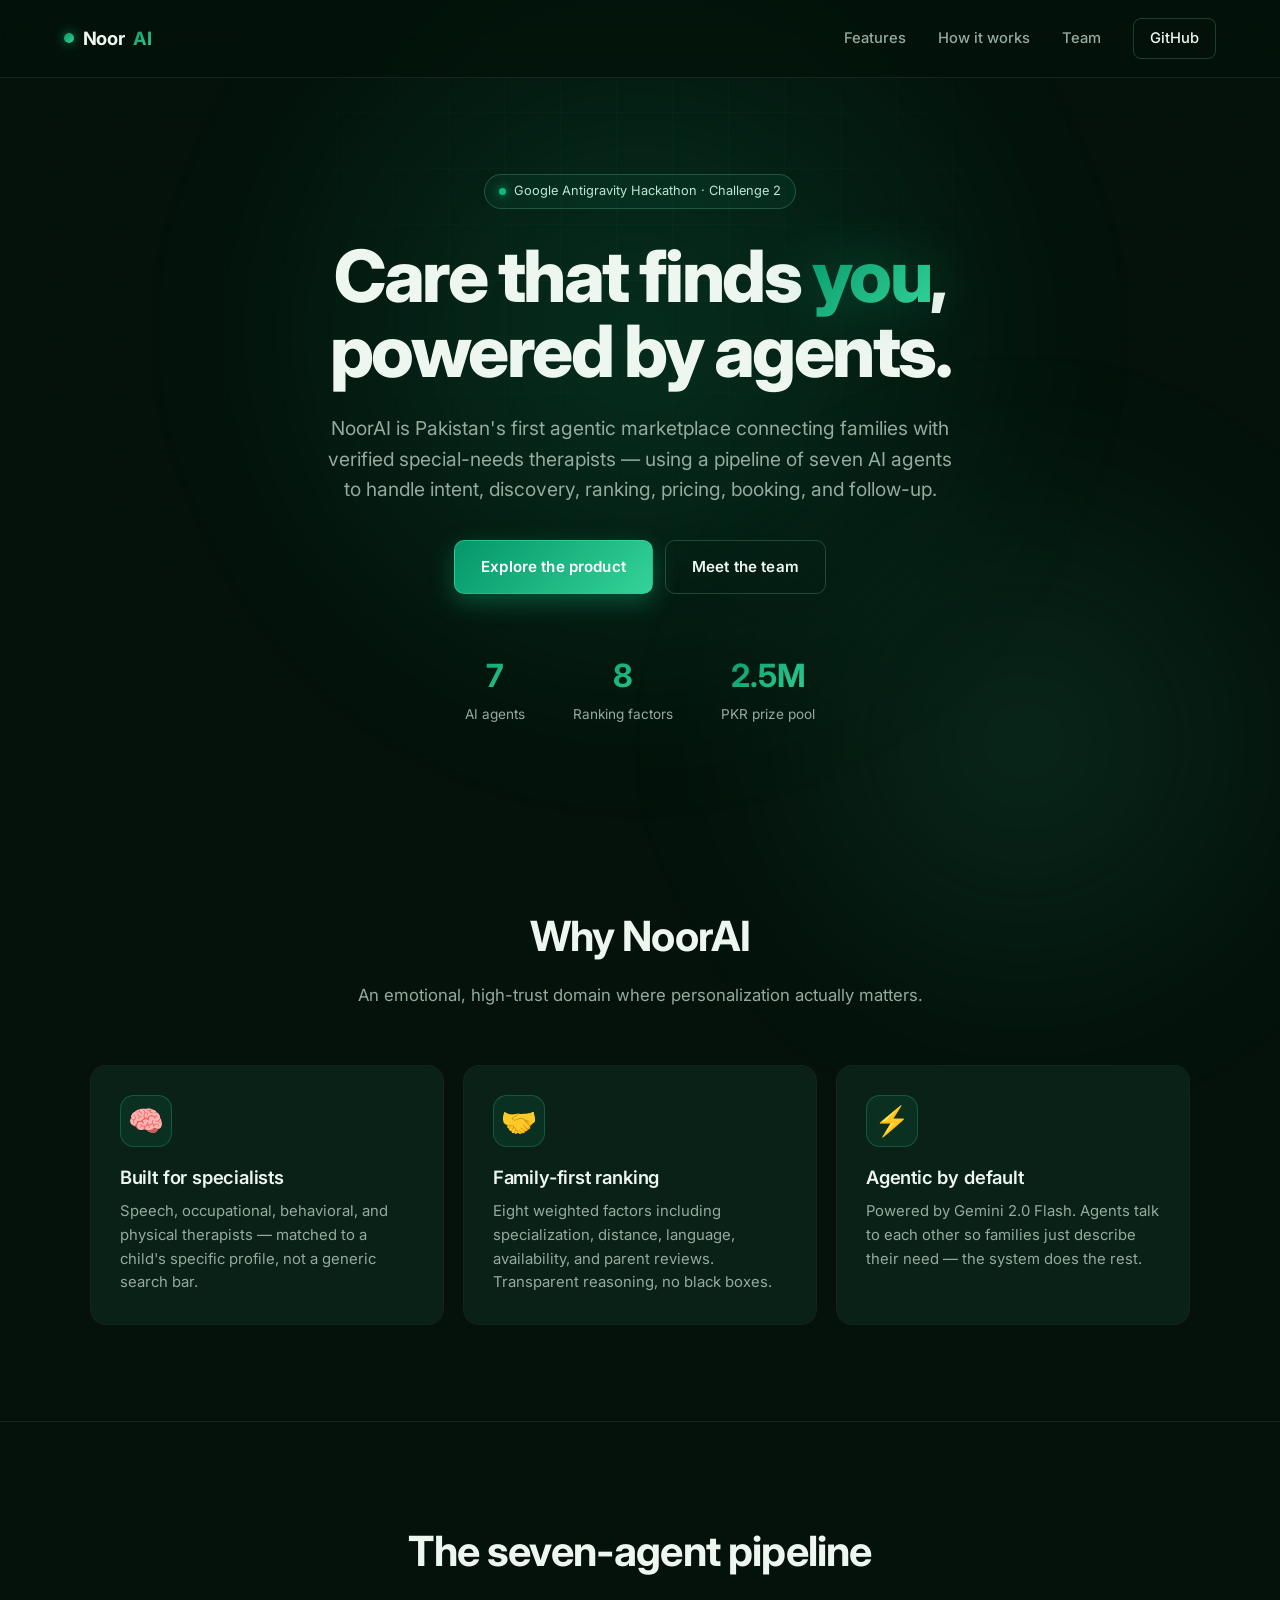
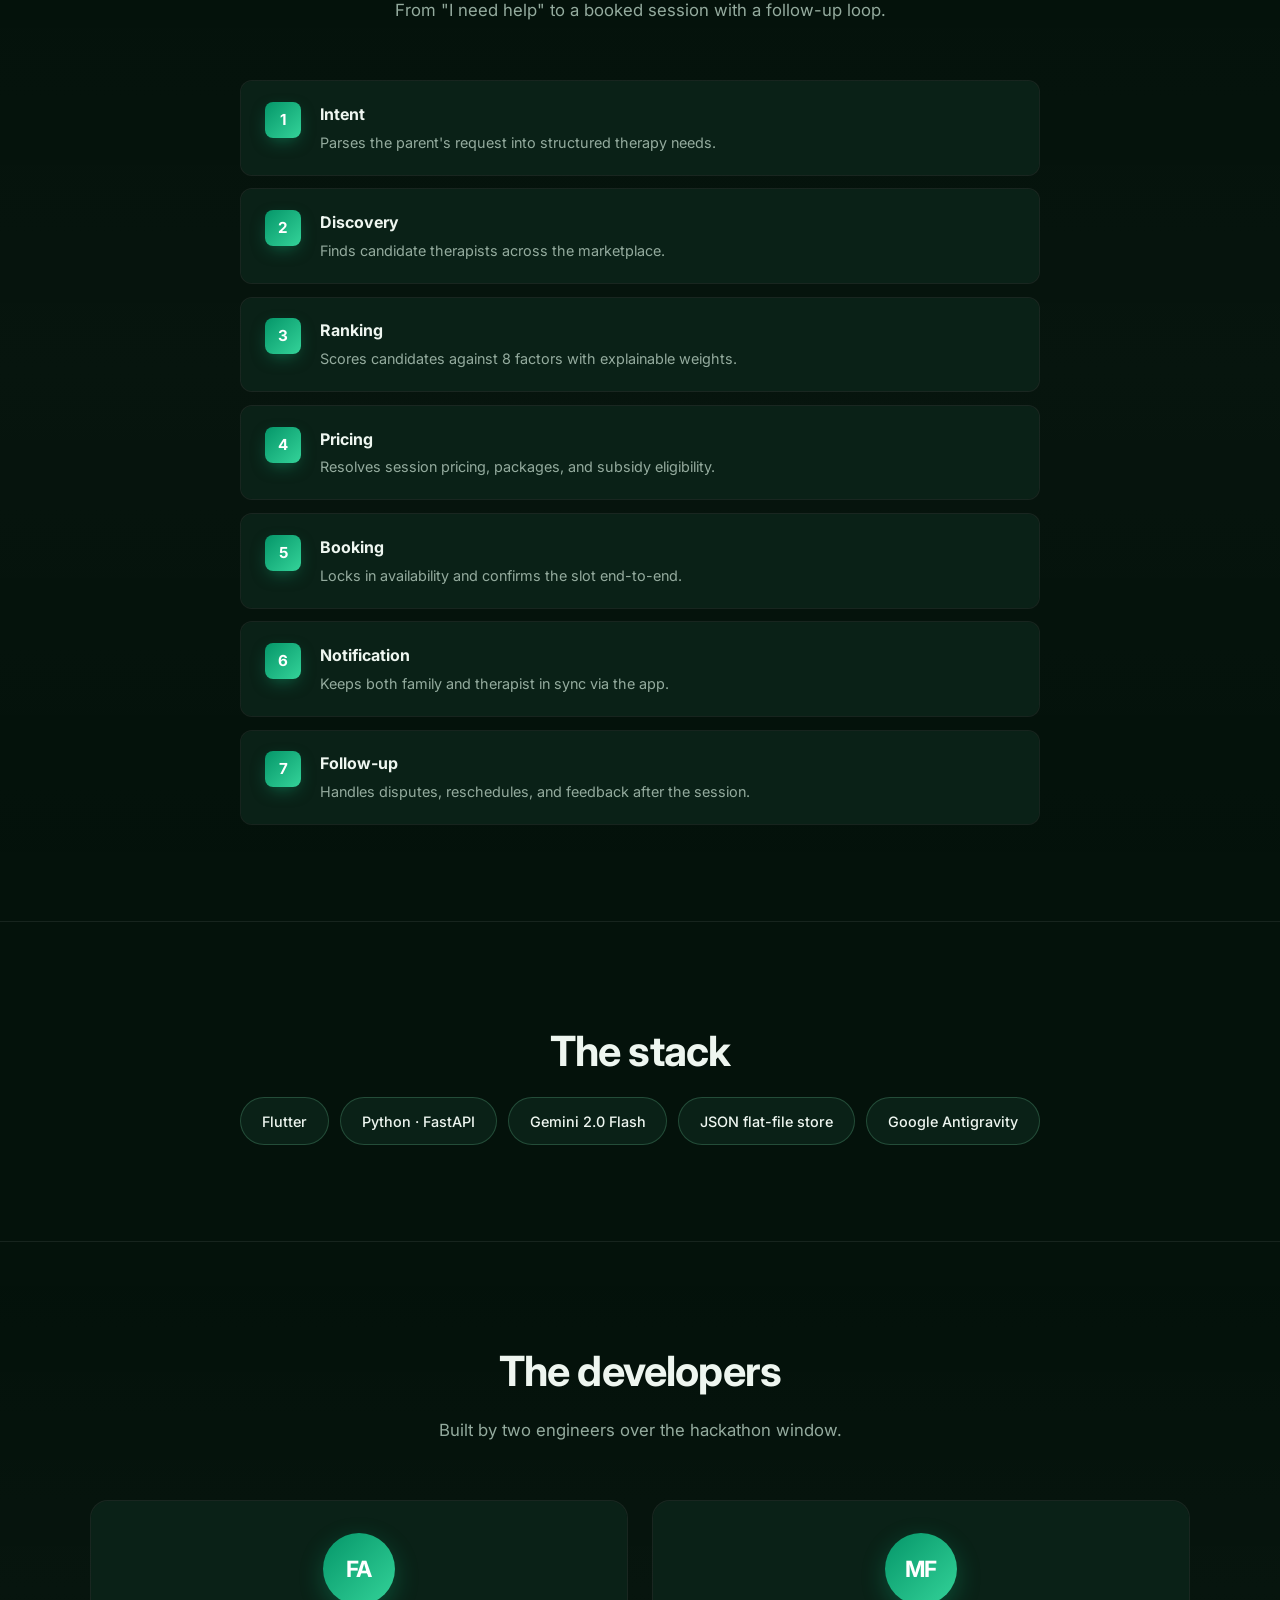
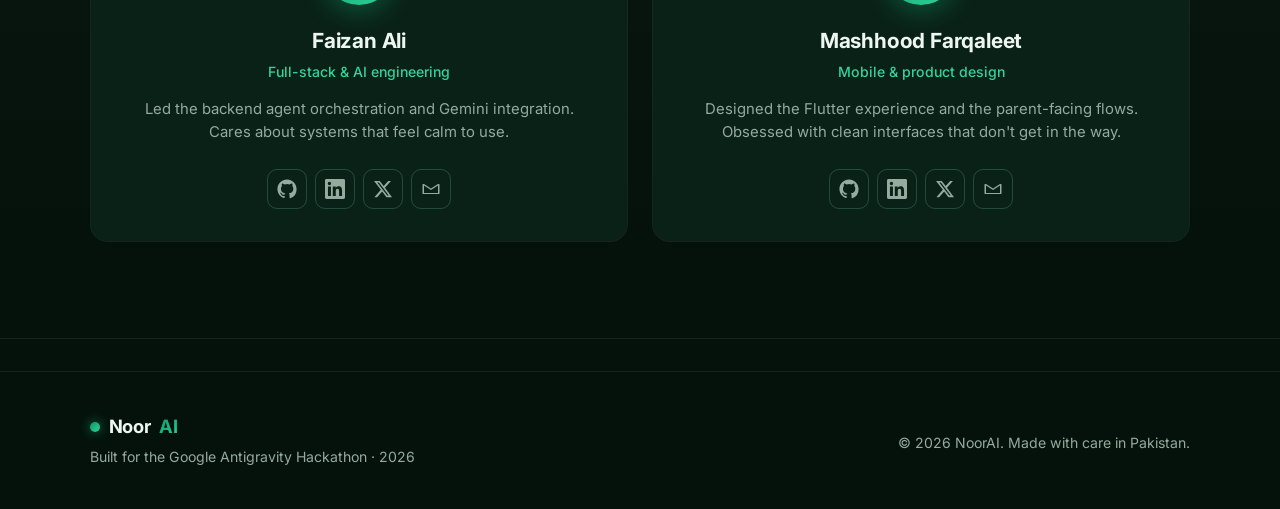
<file: portfolio/index.html>
<!DOCTYPE html>
<html lang="en">
<head>
  <meta charset="UTF-8" />
  <meta name="viewport" content="width=device-width, initial-scale=1.0" />
  <title>NoorAI — Agentic Special-Needs Therapy Marketplace</title>
  <meta name="description" content="Pakistan's first agentic AI marketplace connecting families with verified special-needs therapists. Built for the Google Antigravity Hackathon." />
  <meta name="theme-color" content="#01411C" />

  <!-- Favicons & PWA (NoorAI brand pack) -->
  <link rel="icon" type="image/x-icon" href="assets/web/favicon.ico" />
  <link rel="icon" type="image/png" sizes="32x32" href="assets/web/favicon-32.png" />
  <link rel="icon" type="image/png" sizes="16x16" href="assets/web/favicon-16.png" />
  <link rel="apple-touch-icon" href="assets/web/apple-touch-icon.png" />
  <link rel="manifest" href="assets/web/site.webmanifest" />

  <!-- Open Graph / social sharing -->
  <meta property="og:title" content="NoorAI — Agentic Special-Needs Therapy Marketplace" />
  <meta property="og:description" content="Pakistan's first agentic AI marketplace connecting families with verified special-needs therapists." />
  <meta property="og:image" content="assets/web/og-image.png" />
  <meta property="og:type" content="website" />
  <meta name="twitter:card" content="summary_large_image" />

  <link rel="preconnect" href="https://fonts.googleapis.com" />
  <link rel="preconnect" href="https://fonts.gstatic.com" crossorigin />
  <link href="https://fonts.googleapis.com/css2?family=Inter:wght@300;400;500;600;700;800&display=swap" rel="stylesheet" />
  <link rel="stylesheet" href="styles.css" />
</head>
<body>
  <div class="bg-glow"></div>

  <nav class="nav">
    <div class="nav-inner">
      <a href="#" class="logo">
        <span class="logo-dot"></span>
        Noor<span class="logo-accent">AI</span>
      </a>
      <div class="nav-links">
        <a href="#features">Features</a>
        <a href="#pipeline">How it works</a>
        <a href="#developers">Team</a>
        <a href="https://github.com/faizanali2k05" target="_blank" rel="noopener" class="nav-cta">GitHub</a>
      </div>
    </div>
  </nav>

  <header class="hero">
    <div class="hero-inner">
      <span class="badge">Google Antigravity Hackathon · Challenge 2</span>
      <h1>
        Care that finds <span class="grad">you</span>,<br />
        powered by agents.
      </h1>
      <p class="lede">
        NoorAI is Pakistan's first agentic marketplace connecting families with verified
        special-needs therapists — using a pipeline of seven AI agents to handle intent,
        discovery, ranking, pricing, booking, and follow-up.
      </p>
      <div class="cta-row">
        <a href="#features" class="btn btn-primary">Explore the product</a>
        <a href="#developers" class="btn btn-ghost">Meet the team</a>
      </div>

      <div class="stat-row">
        <div class="stat"><strong>7</strong><span>AI agents</span></div>
        <div class="stat"><strong>8</strong><span>Ranking factors</span></div>
        <div class="stat"><strong>2.5M</strong><span>PKR prize pool</span></div>
      </div>
    </div>
  </header>

  <section id="features" class="section">
    <div class="container">
      <h2 class="section-title">Why NoorAI</h2>
      <p class="section-sub">An emotional, high-trust domain where personalization actually matters.</p>

      <div class="grid grid-3">
        <div class="card">
          <div class="card-icon">🧠</div>
          <h3>Built for specialists</h3>
          <p>Speech, occupational, behavioral, and physical therapists — matched to a child's specific profile, not a generic search bar.</p>
        </div>
        <div class="card">
          <div class="card-icon">🤝</div>
          <h3>Family-first ranking</h3>
          <p>Eight weighted factors including specialization, distance, language, availability, and parent reviews. Transparent reasoning, no black boxes.</p>
        </div>
        <div class="card">
          <div class="card-icon">⚡</div>
          <h3>Agentic by default</h3>
          <p>Powered by Gemini 2.0 Flash. Agents talk to each other so families just describe their need — the system does the rest.</p>
        </div>
      </div>
    </div>
  </section>

  <section id="pipeline" class="section section-alt">
    <div class="container">
      <h2 class="section-title">The seven-agent pipeline</h2>
      <p class="section-sub">From "I need help" to a booked session with a follow-up loop.</p>

      <ol class="pipeline">
        <li><span>1</span><div><strong>Intent</strong><p>Parses the parent's request into structured therapy needs.</p></div></li>
        <li><span>2</span><div><strong>Discovery</strong><p>Finds candidate therapists across the marketplace.</p></div></li>
        <li><span>3</span><div><strong>Ranking</strong><p>Scores candidates against 8 factors with explainable weights.</p></div></li>
        <li><span>4</span><div><strong>Pricing</strong><p>Resolves session pricing, packages, and subsidy eligibility.</p></div></li>
        <li><span>5</span><div><strong>Booking</strong><p>Locks in availability and confirms the slot end-to-end.</p></div></li>
        <li><span>6</span><div><strong>Notification</strong><p>Keeps both family and therapist in sync via the app.</p></div></li>
        <li><span>7</span><div><strong>Follow-up</strong><p>Handles disputes, reschedules, and feedback after the session.</p></div></li>
      </ol>
    </div>
  </section>

  <section id="stack" class="section">
    <div class="container">
      <h2 class="section-title">The stack</h2>
      <div class="stack-row">
        <div class="stack-pill">Flutter</div>
        <div class="stack-pill">Python · FastAPI</div>
        <div class="stack-pill">Gemini 2.0 Flash</div>
        <div class="stack-pill">JSON flat-file store</div>
        <div class="stack-pill">Google Antigravity</div>
      </div>
    </div>
  </section>

  <section id="developers" class="section section-alt">
    <div class="container">
      <h2 class="section-title">The developers</h2>
      <p class="section-sub">Built by two engineers over the hackathon window.</p>

      <div class="grid grid-2">
        <article class="dev-card">
          <div class="avatar">FA</div>
          <h3>Faizan Ali</h3>
          <p class="role">Full-stack &amp; AI engineering</p>
          <p class="bio">Led the backend agent orchestration and Gemini integration. Cares about systems that feel calm to use.</p>
          <div class="socials">
            <a href="https://github.com/faizanali2k05" target="_blank" rel="noopener" aria-label="GitHub">
              <svg viewBox="0 0 24 24" width="20" height="20" fill="currentColor"><path d="M12 .5C5.65.5.5 5.65.5 12c0 5.08 3.29 9.39 7.86 10.91.58.1.79-.25.79-.56v-2c-3.2.7-3.87-1.37-3.87-1.37-.53-1.34-1.3-1.7-1.3-1.7-1.06-.72.08-.71.08-.71 1.17.08 1.78 1.2 1.78 1.2 1.04 1.78 2.74 1.26 3.41.96.1-.76.41-1.27.74-1.56-2.56-.29-5.25-1.28-5.25-5.7 0-1.26.45-2.29 1.19-3.1-.12-.29-.51-1.47.11-3.07 0 0 .98-.31 3.2 1.19a11.07 11.07 0 015.83 0c2.22-1.5 3.2-1.19 3.2-1.19.62 1.6.23 2.78.11 3.07.74.81 1.18 1.84 1.18 3.1 0 4.43-2.69 5.4-5.26 5.69.42.36.79 1.08.79 2.18v3.23c0 .32.21.67.8.56A11.51 11.51 0 0023.5 12C23.5 5.65 18.35.5 12 .5z"/></svg>
            </a>
            <a href="https://www.linkedin.com/in/faizan-ali" target="_blank" rel="noopener" aria-label="LinkedIn">
              <svg viewBox="0 0 24 24" width="20" height="20" fill="currentColor"><path d="M20.45 20.45h-3.55v-5.57c0-1.33-.02-3.04-1.85-3.04-1.85 0-2.13 1.45-2.13 2.94v5.67H9.36V9h3.41v1.56h.05c.48-.9 1.64-1.85 3.37-1.85 3.6 0 4.27 2.37 4.27 5.45v6.29zM5.34 7.43a2.06 2.06 0 110-4.12 2.06 2.06 0 010 4.12zM7.12 20.45H3.56V9h3.56v11.45zM22.22 0H1.77C.79 0 0 .77 0 1.72v20.56C0 23.23.79 24 1.77 24h20.45c.98 0 1.78-.77 1.78-1.72V1.72C24 .77 23.2 0 22.22 0z"/></svg>
            </a>
            <a href="https://x.com/faizanali" target="_blank" rel="noopener" aria-label="X / Twitter">
              <svg viewBox="0 0 24 24" width="20" height="20" fill="currentColor"><path d="M18.244 2.25h3.308l-7.227 8.26 8.502 11.24H16.17l-5.214-6.817L4.99 21.75H1.68l7.73-8.835L1.254 2.25H8.08l4.713 6.231zm-1.161 17.52h1.833L7.084 4.126H5.117z"/></svg>
            </a>
            <a href="mailto:omizzy786@gmail.com" aria-label="Email">
              <svg viewBox="0 0 24 24" width="20" height="20" fill="currentColor"><path d="M2.4 6h19.2c.33 0 .6.27.6.6v10.8c0 .33-.27.6-.6.6H2.4a.6.6 0 01-.6-.6V6.6c0-.33.27-.6.6-.6zm9.6 7.2L3.6 7.8v9h16.8v-9L12 13.2zm0-1.8l8.4-5.4H3.6L12 11.4z"/></svg>
            </a>
          </div>
        </article>

        <article class="dev-card">
          <div class="avatar">MF</div>
          <h3>Mashhood Farqaleet</h3>
          <p class="role">Mobile &amp; product design</p>
          <p class="bio">Designed the Flutter experience and the parent-facing flows. Obsessed with clean interfaces that don't get in the way.</p>
          <div class="socials">
            <a href="https://github.com/mashhoodfarqaleet" target="_blank" rel="noopener" aria-label="GitHub">
              <svg viewBox="0 0 24 24" width="20" height="20" fill="currentColor"><path d="M12 .5C5.65.5.5 5.65.5 12c0 5.08 3.29 9.39 7.86 10.91.58.1.79-.25.79-.56v-2c-3.2.7-3.87-1.37-3.87-1.37-.53-1.34-1.3-1.7-1.3-1.7-1.06-.72.08-.71.08-.71 1.17.08 1.78 1.2 1.78 1.2 1.04 1.78 2.74 1.26 3.41.96.1-.76.41-1.27.74-1.56-2.56-.29-5.25-1.28-5.25-5.7 0-1.26.45-2.29 1.19-3.1-.12-.29-.51-1.47.11-3.07 0 0 .98-.31 3.2 1.19a11.07 11.07 0 015.83 0c2.22-1.5 3.2-1.19 3.2-1.19.62 1.6.23 2.78.11 3.07.74.81 1.18 1.84 1.18 3.1 0 4.43-2.69 5.4-5.26 5.69.42.36.79 1.08.79 2.18v3.23c0 .32.21.67.8.56A11.51 11.51 0 0023.5 12C23.5 5.65 18.35.5 12 .5z"/></svg>
            </a>
            <a href="https://www.linkedin.com/in/mashhood-farqaleet" target="_blank" rel="noopener" aria-label="LinkedIn">
              <svg viewBox="0 0 24 24" width="20" height="20" fill="currentColor"><path d="M20.45 20.45h-3.55v-5.57c0-1.33-.02-3.04-1.85-3.04-1.85 0-2.13 1.45-2.13 2.94v5.67H9.36V9h3.41v1.56h.05c.48-.9 1.64-1.85 3.37-1.85 3.6 0 4.27 2.37 4.27 5.45v6.29zM5.34 7.43a2.06 2.06 0 110-4.12 2.06 2.06 0 010 4.12zM7.12 20.45H3.56V9h3.56v11.45zM22.22 0H1.77C.79 0 0 .77 0 1.72v20.56C0 23.23.79 24 1.77 24h20.45c.98 0 1.78-.77 1.78-1.72V1.72C24 .77 23.2 0 22.22 0z"/></svg>
            </a>
            <a href="https://x.com/mashhoodfar" target="_blank" rel="noopener" aria-label="X / Twitter">
              <svg viewBox="0 0 24 24" width="20" height="20" fill="currentColor"><path d="M18.244 2.25h3.308l-7.227 8.26 8.502 11.24H16.17l-5.214-6.817L4.99 21.75H1.68l7.73-8.835L1.254 2.25H8.08l4.713 6.231zm-1.161 17.52h1.833L7.084 4.126H5.117z"/></svg>
            </a>
            <a href="mailto:mashhood@example.com" aria-label="Email">
              <svg viewBox="0 0 24 24" width="20" height="20" fill="currentColor"><path d="M2.4 6h19.2c.33 0 .6.27.6.6v10.8c0 .33-.27.6-.6.6H2.4a.6.6 0 01-.6-.6V6.6c0-.33.27-.6.6-.6zm9.6 7.2L3.6 7.8v9h16.8v-9L12 13.2zm0-1.8l8.4-5.4H3.6L12 11.4z"/></svg>
            </a>
          </div>
        </article>
      </div>
    </div>
  </section>

  <footer class="footer">
    <div class="container footer-inner">
      <div>
        <div class="logo"><span class="logo-dot"></span>Noor<span class="logo-accent">AI</span></div>
        <p class="muted">Built for the Google Antigravity Hackathon · 2026</p>
      </div>
      <p class="muted">&copy; <span id="year"></span> NoorAI. Made with care in Pakistan.</p>
    </div>
  </footer>

  <script src="script.js"></script>
</body>
</html>
</file>
<file: portfolio/styles.css>
:root {
  --bg: #04120b;
  --bg-2: #06180f;
  --panel: #0a2117;
  --border: rgba(255, 255, 255, 0.08);
  --border-strong: rgba(126, 230, 178, 0.22);
  --text: #eef6f0;
  --muted: #94ab9e;
  --accent: #10b981;
  --accent-2: #34d399;
  --grad: linear-gradient(135deg, #059669 0%, #34d399 100%);
}

* { box-sizing: border-box; margin: 0; padding: 0; }

html { scroll-behavior: smooth; }

body {
  font-family: 'Inter', -apple-system, BlinkMacSystemFont, sans-serif;
  background: var(--bg);
  color: var(--text);
  line-height: 1.6;
  -webkit-font-smoothing: antialiased;
  overflow-x: hidden;
}

a { color: inherit; text-decoration: none; }

.bg-glow {
  position: fixed;
  top: -20%;
  left: 50%;
  transform: translateX(-50%);
  width: 80vw;
  height: 80vw;
  max-width: 1200px;
  max-height: 1200px;
  background: radial-gradient(circle, rgba(16, 185, 129, 0.18) 0%, transparent 60%);
  filter: blur(60px);
  z-index: -1;
  pointer-events: none;
}

/* Nav */
.nav {
  position: sticky;
  top: 0;
  z-index: 50;
  backdrop-filter: blur(20px);
  background: rgba(4, 18, 11, 0.72);
  border-bottom: 1px solid var(--border);
}
.nav-inner {
  max-width: 1200px;
  margin: 0 auto;
  padding: 1.1rem 1.5rem;
  display: flex;
  align-items: center;
  justify-content: space-between;
}
.logo {
  font-weight: 700;
  font-size: 1.15rem;
  display: flex;
  align-items: center;
  gap: 0.55rem;
  letter-spacing: -0.02em;
}
.logo-dot {
  width: 10px;
  height: 10px;
  border-radius: 50%;
  background: var(--grad);
  box-shadow: 0 0 12px rgba(16, 185, 129, 0.7);
}
.logo-accent {
  background: var(--grad);
  -webkit-background-clip: text;
  background-clip: text;
  color: transparent;
}
.nav-links {
  display: flex;
  align-items: center;
  gap: 2rem;
}
.nav-links a {
  color: var(--muted);
  font-size: 0.92rem;
  font-weight: 500;
  transition: color 0.2s;
}
.nav-links a:hover { color: var(--text); }
.nav-cta {
  padding: 0.5rem 1rem;
  border: 1px solid var(--border-strong);
  border-radius: 8px;
  color: var(--text) !important;
}
.nav-cta:hover { border-color: var(--accent); }

@media (max-width: 640px) {
  .nav-links { gap: 1rem; }
  .nav-links a:not(.nav-cta) { display: none; }
}

/* Hero */
.hero {
  padding: 6rem 1.5rem 5rem;
  text-align: center;
}
.hero-inner {
  max-width: 880px;
  margin: 0 auto;
}
.badge {
  display: inline-block;
  padding: 0.4rem 0.9rem;
  border: 1px solid var(--border-strong);
  border-radius: 999px;
  font-size: 0.8rem;
  color: var(--muted);
  margin-bottom: 1.8rem;
  background: rgba(255, 255, 255, 0.02);
}
.hero h1 {
  font-size: clamp(2.4rem, 6vw, 4.5rem);
  font-weight: 800;
  letter-spacing: -0.035em;
  line-height: 1.05;
  margin-bottom: 1.5rem;
}
.grad {
  background: var(--grad);
  -webkit-background-clip: text;
  background-clip: text;
  color: transparent;
}
.lede {
  font-size: clamp(1rem, 1.6vw, 1.2rem);
  color: var(--muted);
  max-width: 640px;
  margin: 0 auto 2.2rem;
}
.cta-row {
  display: flex;
  gap: 0.8rem;
  justify-content: center;
  flex-wrap: wrap;
  margin-bottom: 3.5rem;
}
.btn {
  padding: 0.85rem 1.6rem;
  border-radius: 10px;
  font-weight: 600;
  font-size: 0.95rem;
  transition: transform 0.15s, box-shadow 0.2s, background 0.2s;
  display: inline-block;
}
.btn-primary {
  background: var(--grad);
  color: white;
  box-shadow: 0 8px 24px rgba(16, 185, 129, 0.35);
}
.btn-primary:hover {
  transform: translateY(-2px);
  box-shadow: 0 12px 32px rgba(16, 185, 129, 0.5);
}
.btn-ghost {
  background: transparent;
  color: var(--text);
  border: 1px solid var(--border-strong);
}
.btn-ghost:hover {
  border-color: var(--accent);
  background: rgba(255, 255, 255, 0.03);
}

.stat-row {
  display: flex;
  gap: 3rem;
  justify-content: center;
  flex-wrap: wrap;
}
.stat strong {
  display: block;
  font-size: 2rem;
  font-weight: 700;
  background: var(--grad);
  -webkit-background-clip: text;
  background-clip: text;
  color: transparent;
}
.stat span {
  font-size: 0.85rem;
  color: var(--muted);
}

/* Sections */
.section {
  padding: 6rem 1.5rem;
}
.section-alt {
  background: linear-gradient(180deg, transparent 0%, rgba(255, 255, 255, 0.015) 50%, transparent 100%);
  border-top: 1px solid var(--border);
  border-bottom: 1px solid var(--border);
}
.container {
  max-width: 1100px;
  margin: 0 auto;
}
.section-title {
  font-size: clamp(1.8rem, 3.5vw, 2.6rem);
  font-weight: 700;
  letter-spacing: -0.02em;
  text-align: center;
  margin-bottom: 0.8rem;
}
.section-sub {
  text-align: center;
  color: var(--muted);
  font-size: 1.05rem;
  margin-bottom: 3.5rem;
  max-width: 600px;
  margin-left: auto;
  margin-right: auto;
}

/* Grid */
.grid {
  display: grid;
  gap: 1.2rem;
}
.grid-3 { grid-template-columns: repeat(auto-fit, minmax(260px, 1fr)); }
.grid-2 { grid-template-columns: repeat(auto-fit, minmax(300px, 1fr)); gap: 1.5rem; }

/* Cards */
.card {
  background: var(--panel);
  border: 1px solid var(--border);
  border-radius: 16px;
  padding: 1.8rem;
  transition: border-color 0.2s, transform 0.2s;
}
.card:hover {
  border-color: var(--border-strong);
  transform: translateY(-3px);
}
.card-icon {
  font-size: 1.8rem;
  margin-bottom: 1rem;
}
.card h3 {
  font-size: 1.15rem;
  font-weight: 600;
  margin-bottom: 0.5rem;
  letter-spacing: -0.01em;
}
.card p {
  color: var(--muted);
  font-size: 0.93rem;
}

/* Pipeline */
.pipeline {
  list-style: none;
  display: grid;
  gap: 0.8rem;
  max-width: 800px;
  margin: 0 auto;
}
.pipeline li {
  display: flex;
  gap: 1.2rem;
  align-items: flex-start;
  padding: 1.3rem 1.5rem;
  background: var(--panel);
  border: 1px solid var(--border);
  border-radius: 12px;
  transition: border-color 0.2s, transform 0.2s;
}
.pipeline li:hover {
  border-color: var(--accent);
  transform: translateX(4px);
}
.pipeline span {
  flex-shrink: 0;
  width: 36px;
  height: 36px;
  border-radius: 8px;
  background: var(--grad);
  display: flex;
  align-items: center;
  justify-content: center;
  font-weight: 700;
  font-size: 0.95rem;
  color: white;
}
.pipeline strong {
  display: block;
  font-size: 1rem;
  margin-bottom: 0.2rem;
}
.pipeline p {
  color: var(--muted);
  font-size: 0.9rem;
  margin: 0;
}

/* Stack */
.stack-row {
  display: flex;
  flex-wrap: wrap;
  justify-content: center;
  gap: 0.7rem;
}
.stack-pill {
  padding: 0.7rem 1.3rem;
  border: 1px solid var(--border-strong);
  border-radius: 999px;
  background: var(--panel);
  font-size: 0.9rem;
  font-weight: 500;
  transition: border-color 0.2s, color 0.2s;
}
.stack-pill:hover {
  border-color: var(--accent);
  color: var(--accent-2);
}

/* Developer cards */
.dev-card {
  background: var(--panel);
  border: 1px solid var(--border);
  border-radius: 18px;
  padding: 2rem;
  text-align: center;
  transition: border-color 0.2s, transform 0.2s;
}
.dev-card:hover {
  border-color: var(--border-strong);
  transform: translateY(-4px);
}
.avatar {
  width: 72px;
  height: 72px;
  border-radius: 50%;
  background: var(--grad);
  display: flex;
  align-items: center;
  justify-content: center;
  font-weight: 700;
  font-size: 1.4rem;
  margin: 0 auto 1.2rem;
  color: white;
  letter-spacing: -0.02em;
  box-shadow: 0 8px 24px rgba(16, 185, 129, 0.3);
}
.dev-card h3 {
  font-size: 1.3rem;
  font-weight: 700;
  letter-spacing: -0.01em;
  margin-bottom: 0.2rem;
}
.role {
  color: var(--accent-2);
  font-size: 0.88rem;
  font-weight: 500;
  margin-bottom: 0.9rem;
}
.bio {
  color: var(--muted);
  font-size: 0.93rem;
  margin-bottom: 1.5rem;
}
.socials {
  display: flex;
  gap: 0.5rem;
  justify-content: center;
}
.socials a {
  width: 40px;
  height: 40px;
  border-radius: 10px;
  border: 1px solid var(--border-strong);
  display: flex;
  align-items: center;
  justify-content: center;
  color: var(--muted);
  transition: color 0.2s, border-color 0.2s, background 0.2s;
}
.socials a:hover {
  color: var(--text);
  border-color: var(--accent);
  background: rgba(16, 185, 129, 0.1);
}

/* Footer */
.footer {
  border-top: 1px solid var(--border);
  padding: 2.5rem 1.5rem;
  margin-top: 2rem;
}
.footer-inner {
  display: flex;
  justify-content: space-between;
  align-items: center;
  flex-wrap: wrap;
  gap: 1rem;
}
.muted {
  color: var(--muted);
  font-size: 0.88rem;
  margin-top: 0.3rem;
}

/* Reveal on scroll */
.reveal {
  opacity: 0;
  transform: translateY(20px);
  transition: opacity 0.6s ease, transform 0.6s ease;
}
.reveal.visible {
  opacity: 1;
  transform: translateY(0);
}

/* ───────────────────────────────────────────────────────────
   Premium green polish
   ─────────────────────────────────────────────────────────── */

/* Subtle emerald grid + second ambient glow behind everything */
body::before {
  content: "";
  position: fixed;
  inset: 0;
  z-index: -2;
  background:
    linear-gradient(rgba(16, 185, 129, 0.04) 1px, transparent 1px) 0 0 / 56px 56px,
    linear-gradient(90deg, rgba(16, 185, 129, 0.04) 1px, transparent 1px) 0 0 / 56px 56px;
  mask-image: radial-gradient(circle at 50% 18%, #000 0%, transparent 70%);
  -webkit-mask-image: radial-gradient(circle at 50% 18%, #000 0%, transparent 70%);
  pointer-events: none;
}
body::after {
  content: "";
  position: fixed;
  bottom: -25%;
  right: -10%;
  width: 60vw;
  height: 60vw;
  max-width: 900px;
  max-height: 900px;
  background: radial-gradient(circle, rgba(52, 211, 153, 0.12) 0%, transparent 60%);
  filter: blur(70px);
  z-index: -2;
  pointer-events: none;
}

/* Animated badge dot */
.badge {
  background: rgba(16, 185, 129, 0.07);
  border-color: var(--border-strong);
  color: #bfe6d2;
  display: inline-flex;
  align-items: center;
  gap: 0.5rem;
}
.badge::before {
  content: "";
  width: 7px;
  height: 7px;
  border-radius: 50%;
  background: var(--accent);
  box-shadow: 0 0 10px var(--accent);
  animation: pulse 2s ease-in-out infinite;
}
@keyframes pulse {
  0%, 100% { opacity: 1; transform: scale(1); }
  50% { opacity: 0.45; transform: scale(0.78); }
}

/* Hero headline glow */
.hero h1 .grad {
  filter: drop-shadow(0 0 28px rgba(16, 185, 129, 0.35));
}

/* Cards: gradient hairline on hover + emerald glow lift */
.card,
.dev-card,
.pipeline li {
  position: relative;
  background-clip: padding-box;
}
.card:hover,
.dev-card:hover {
  border-color: rgba(52, 211, 153, 0.45);
  box-shadow: 0 18px 50px -20px rgba(16, 185, 129, 0.45);
}
.card-icon {
  display: inline-flex;
  align-items: center;
  justify-content: center;
  width: 52px;
  height: 52px;
  border-radius: 14px;
  background: rgba(16, 185, 129, 0.1);
  border: 1px solid rgba(52, 211, 153, 0.25);
}
.pipeline li:hover {
  box-shadow: 0 12px 36px -18px rgba(16, 185, 129, 0.5);
}
.pipeline span {
  box-shadow: 0 6px 18px -6px rgba(16, 185, 129, 0.6);
}

/* Stack pills + nav links lift on hover */
.stack-pill:hover {
  background: rgba(16, 185, 129, 0.08);
  box-shadow: 0 8px 22px -12px rgba(16, 185, 129, 0.5);
}

/* Buttons: smoother premium press */
.btn { letter-spacing: 0.01em; }
.btn-primary { border: 1px solid rgba(52, 211, 153, 0.6); }

/* Selection + focus accents */
::selection { background: rgba(16, 185, 129, 0.3); color: #fff; }
a:focus-visible,
.btn:focus-visible { outline: 2px solid var(--accent); outline-offset: 3px; }

@media (prefers-reduced-motion: reduce) {
  .badge::before { animation: none; }
}
</file>
